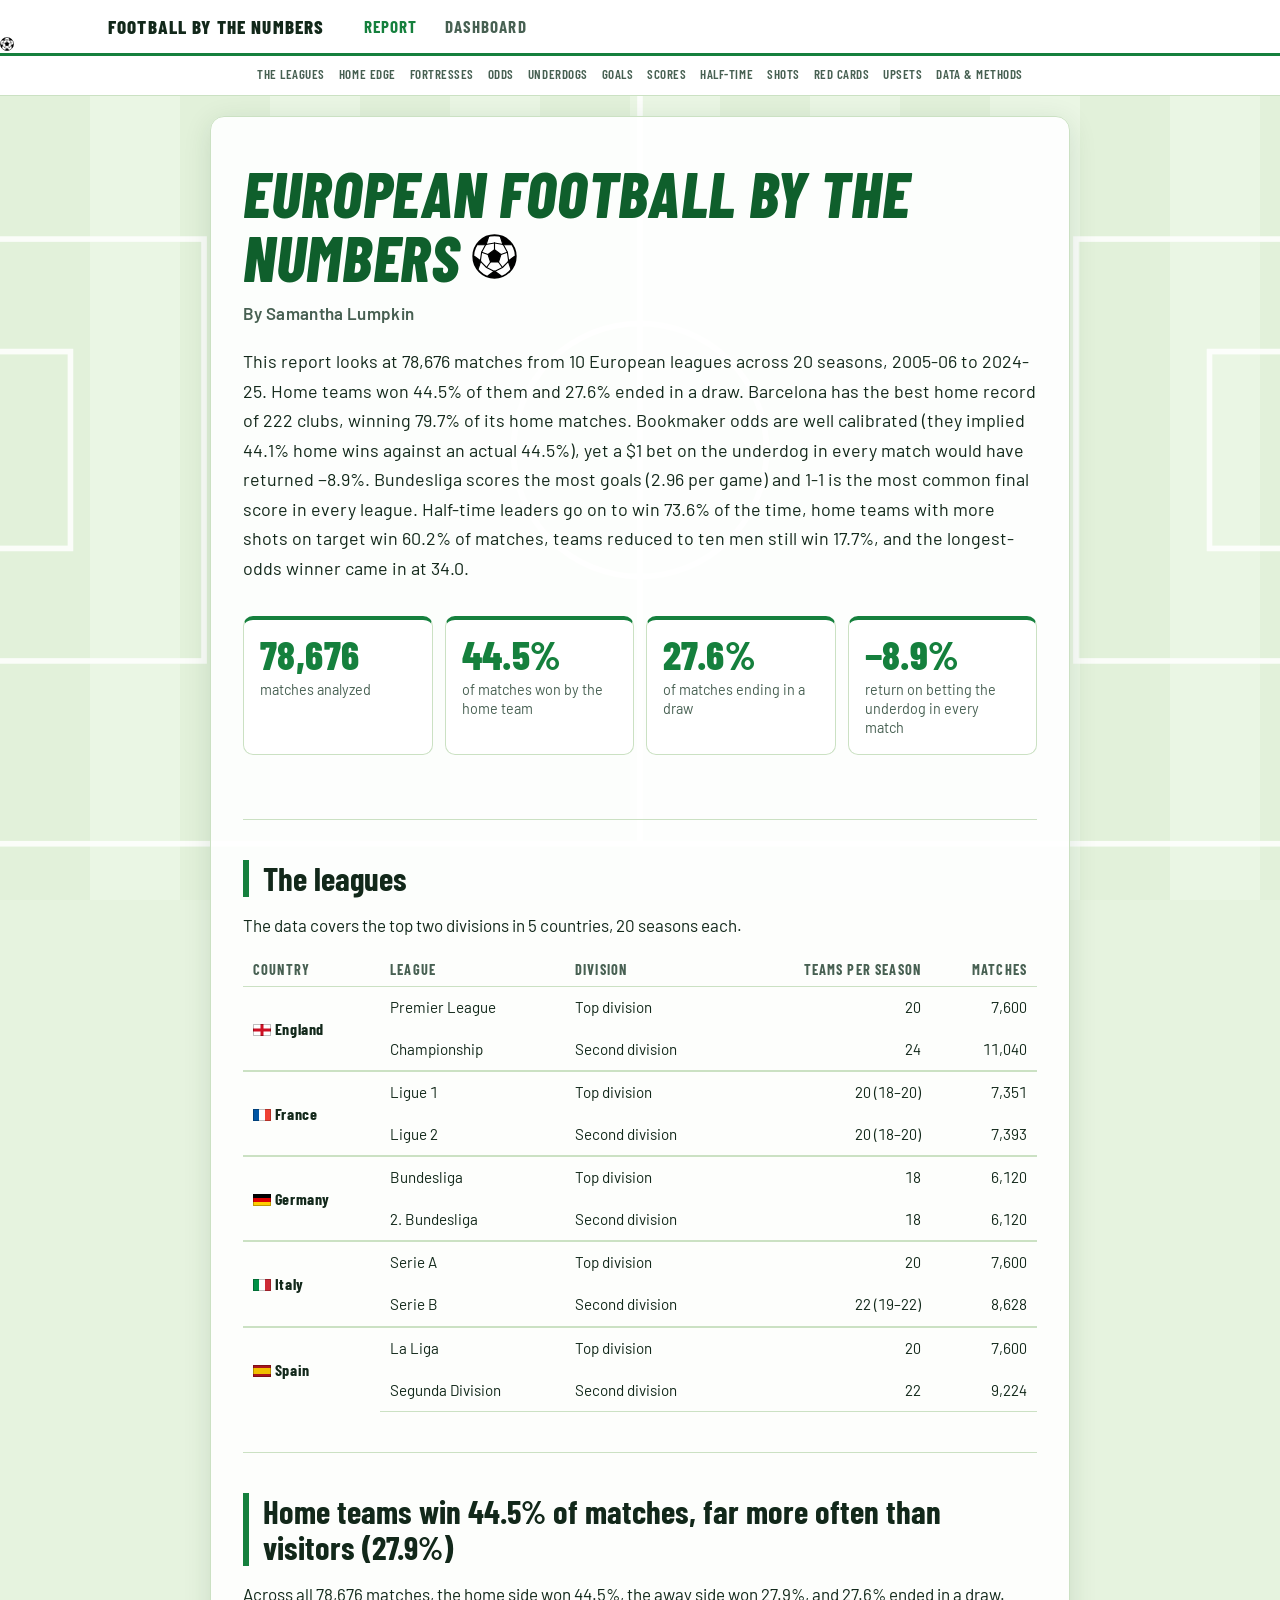
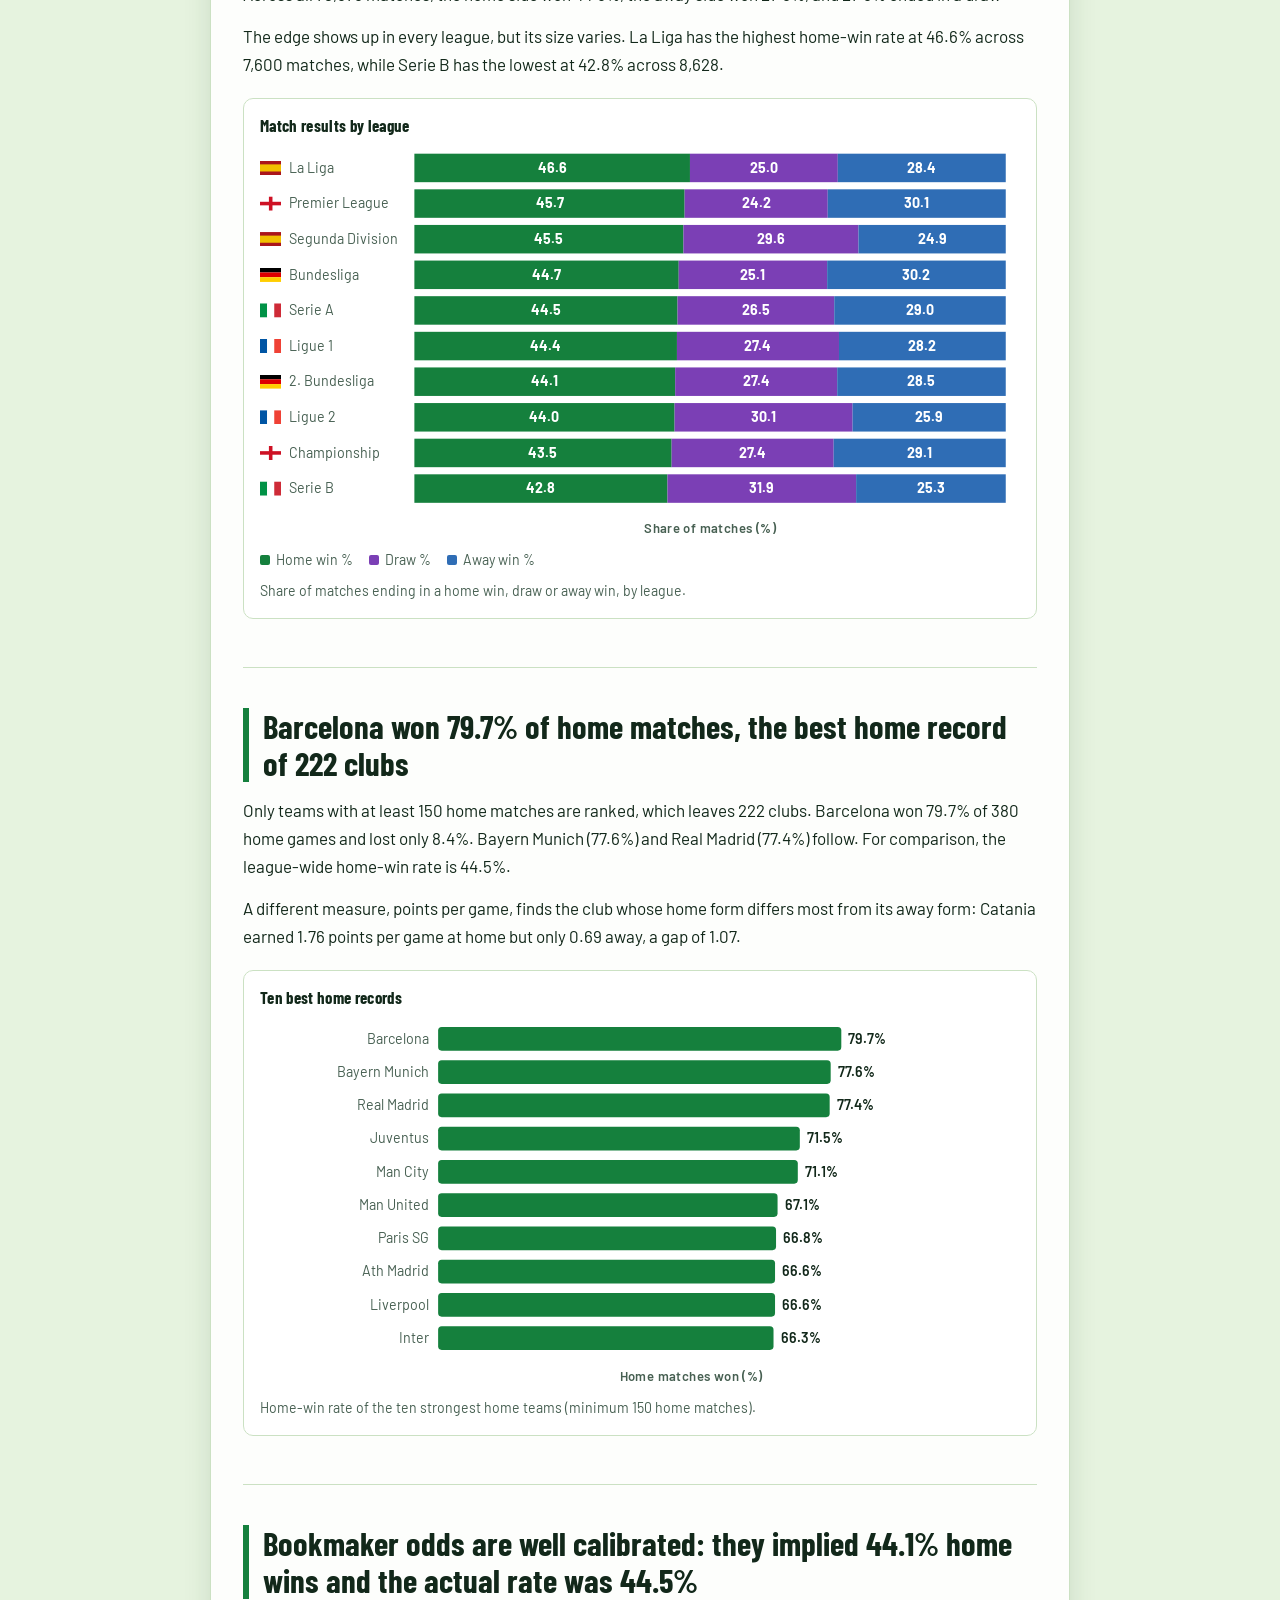
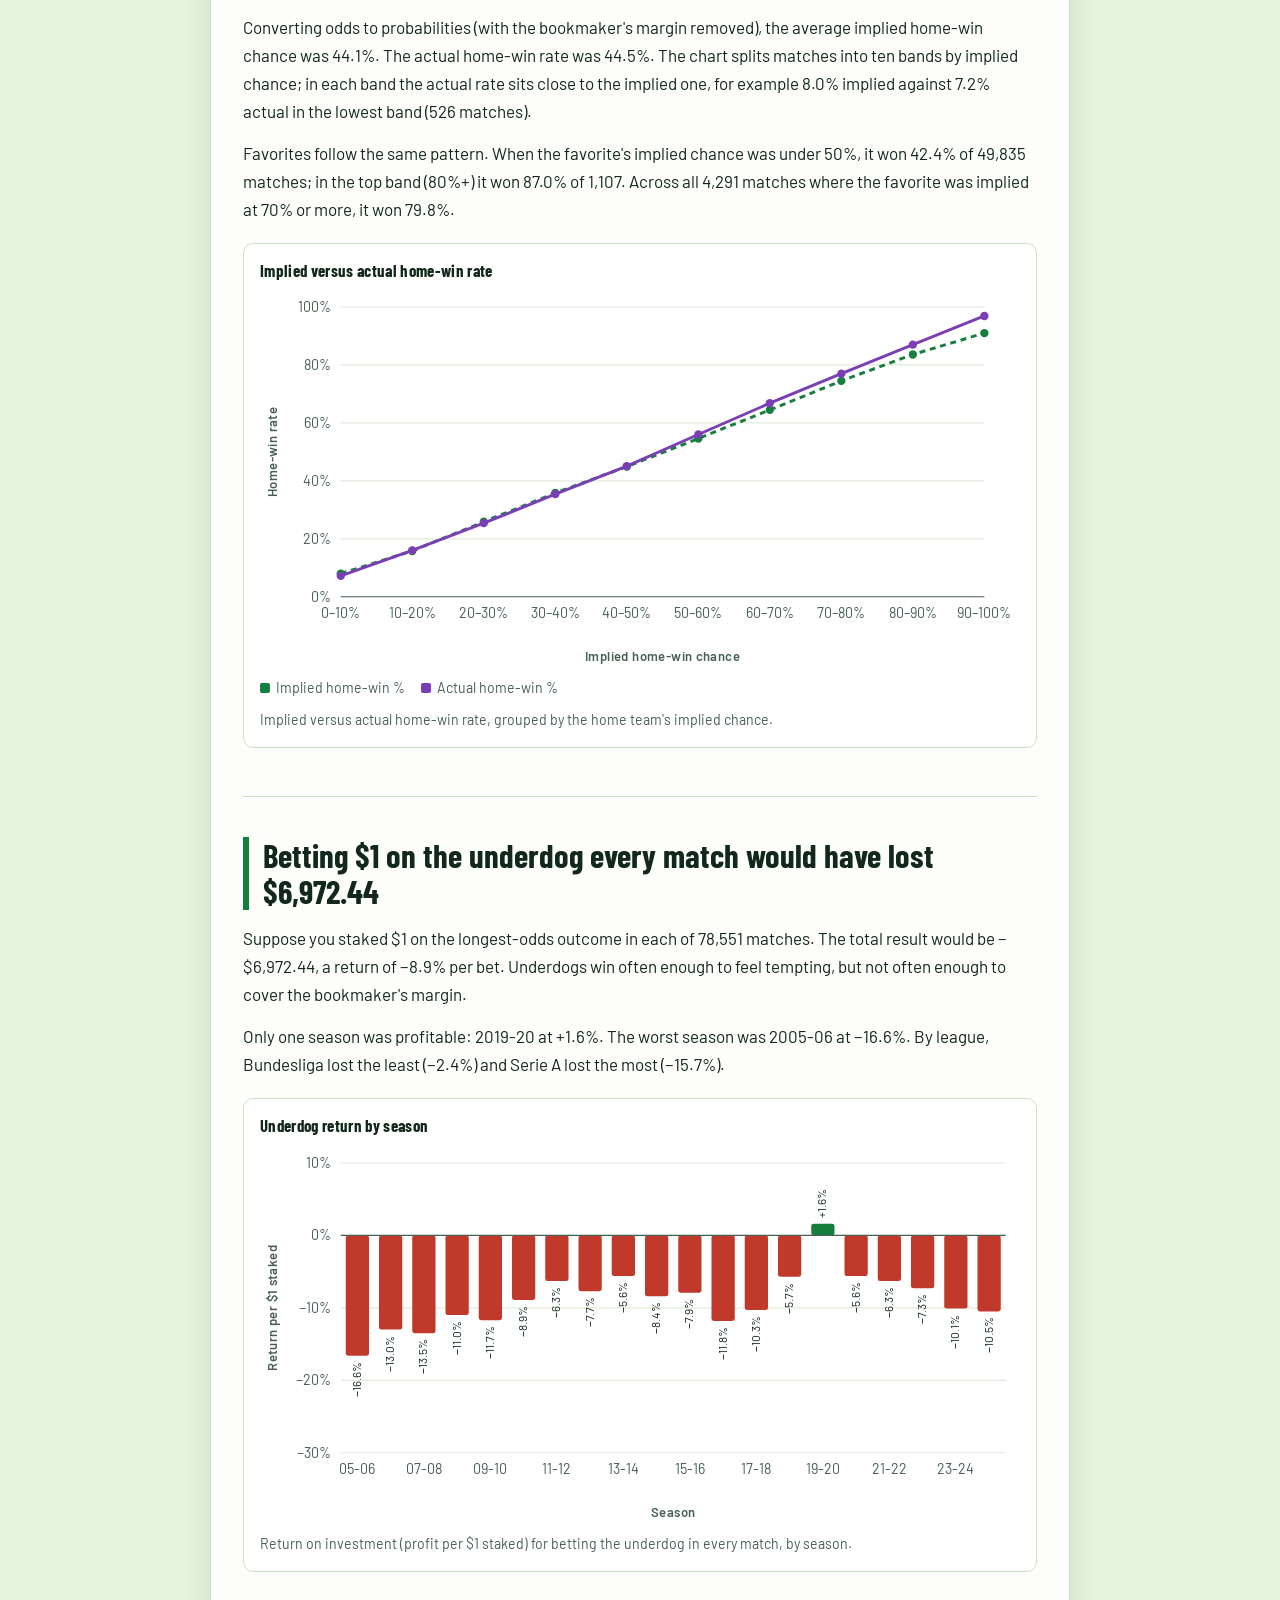
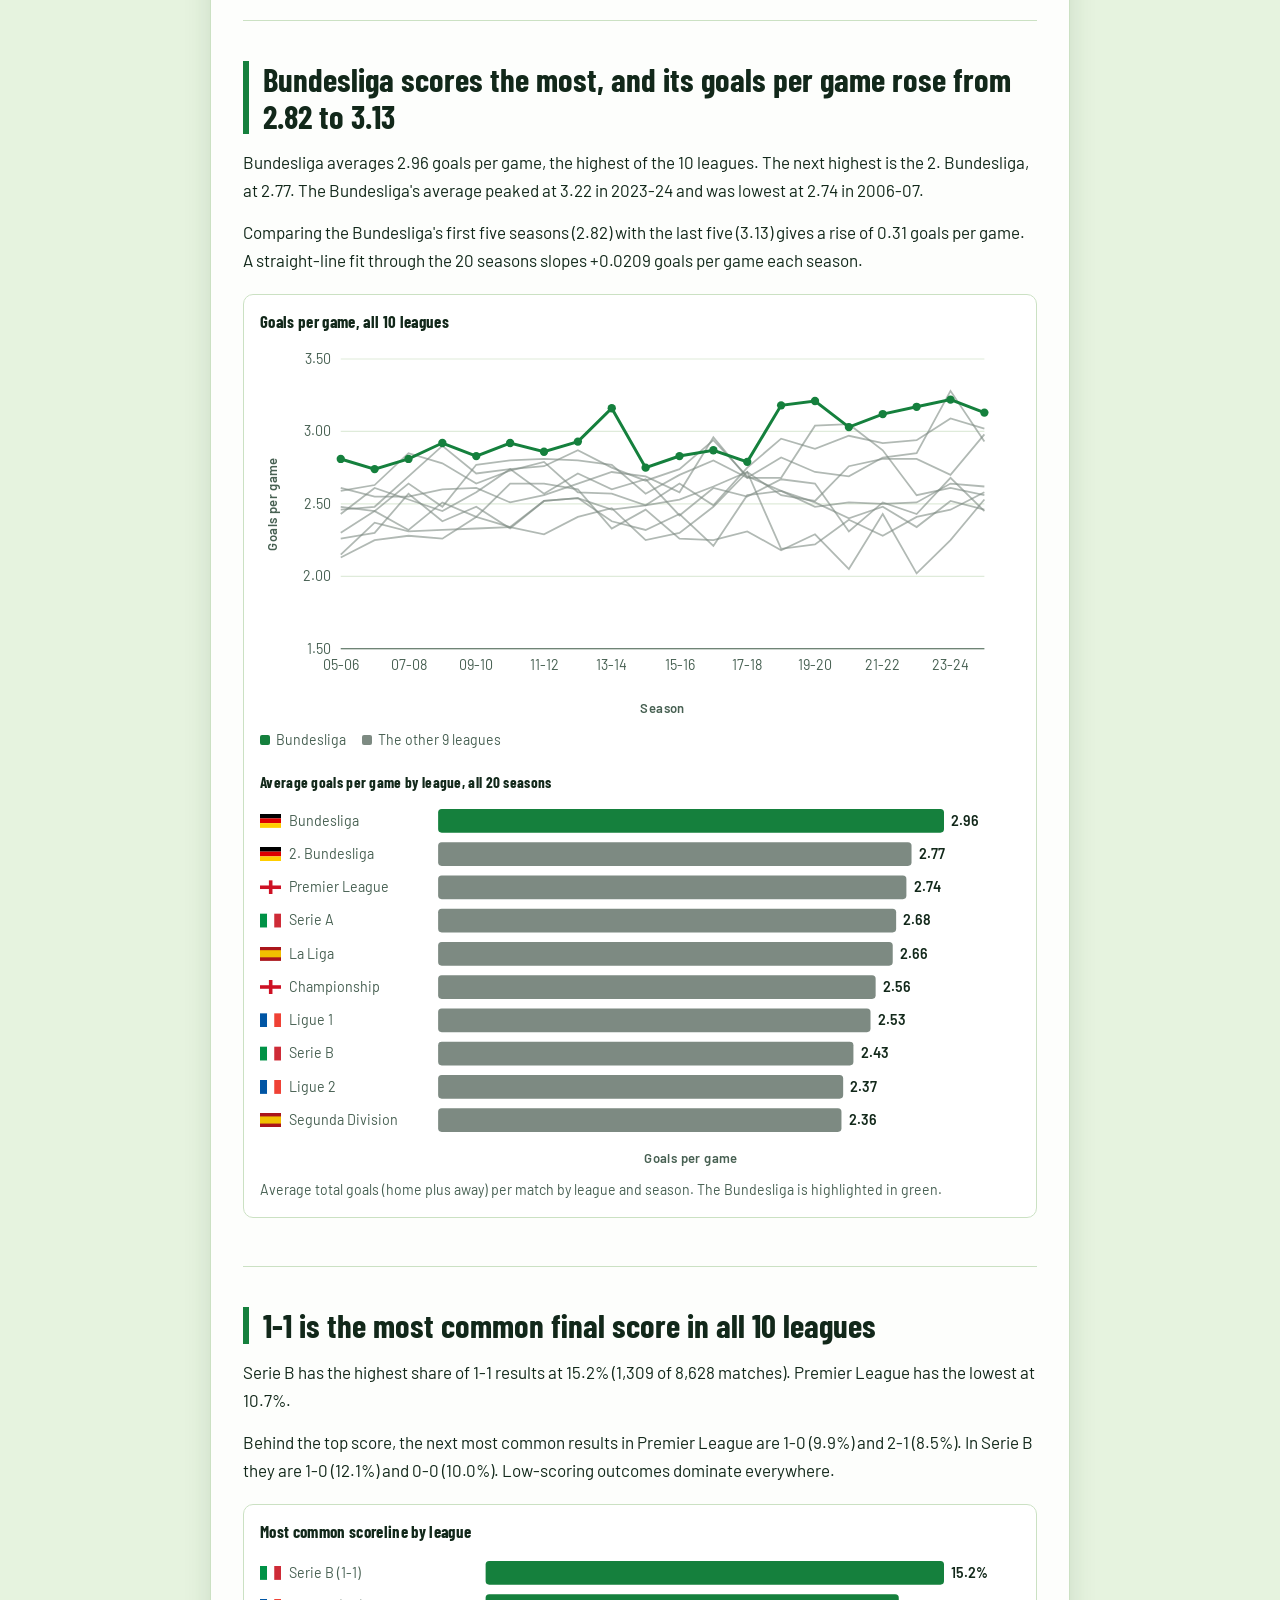
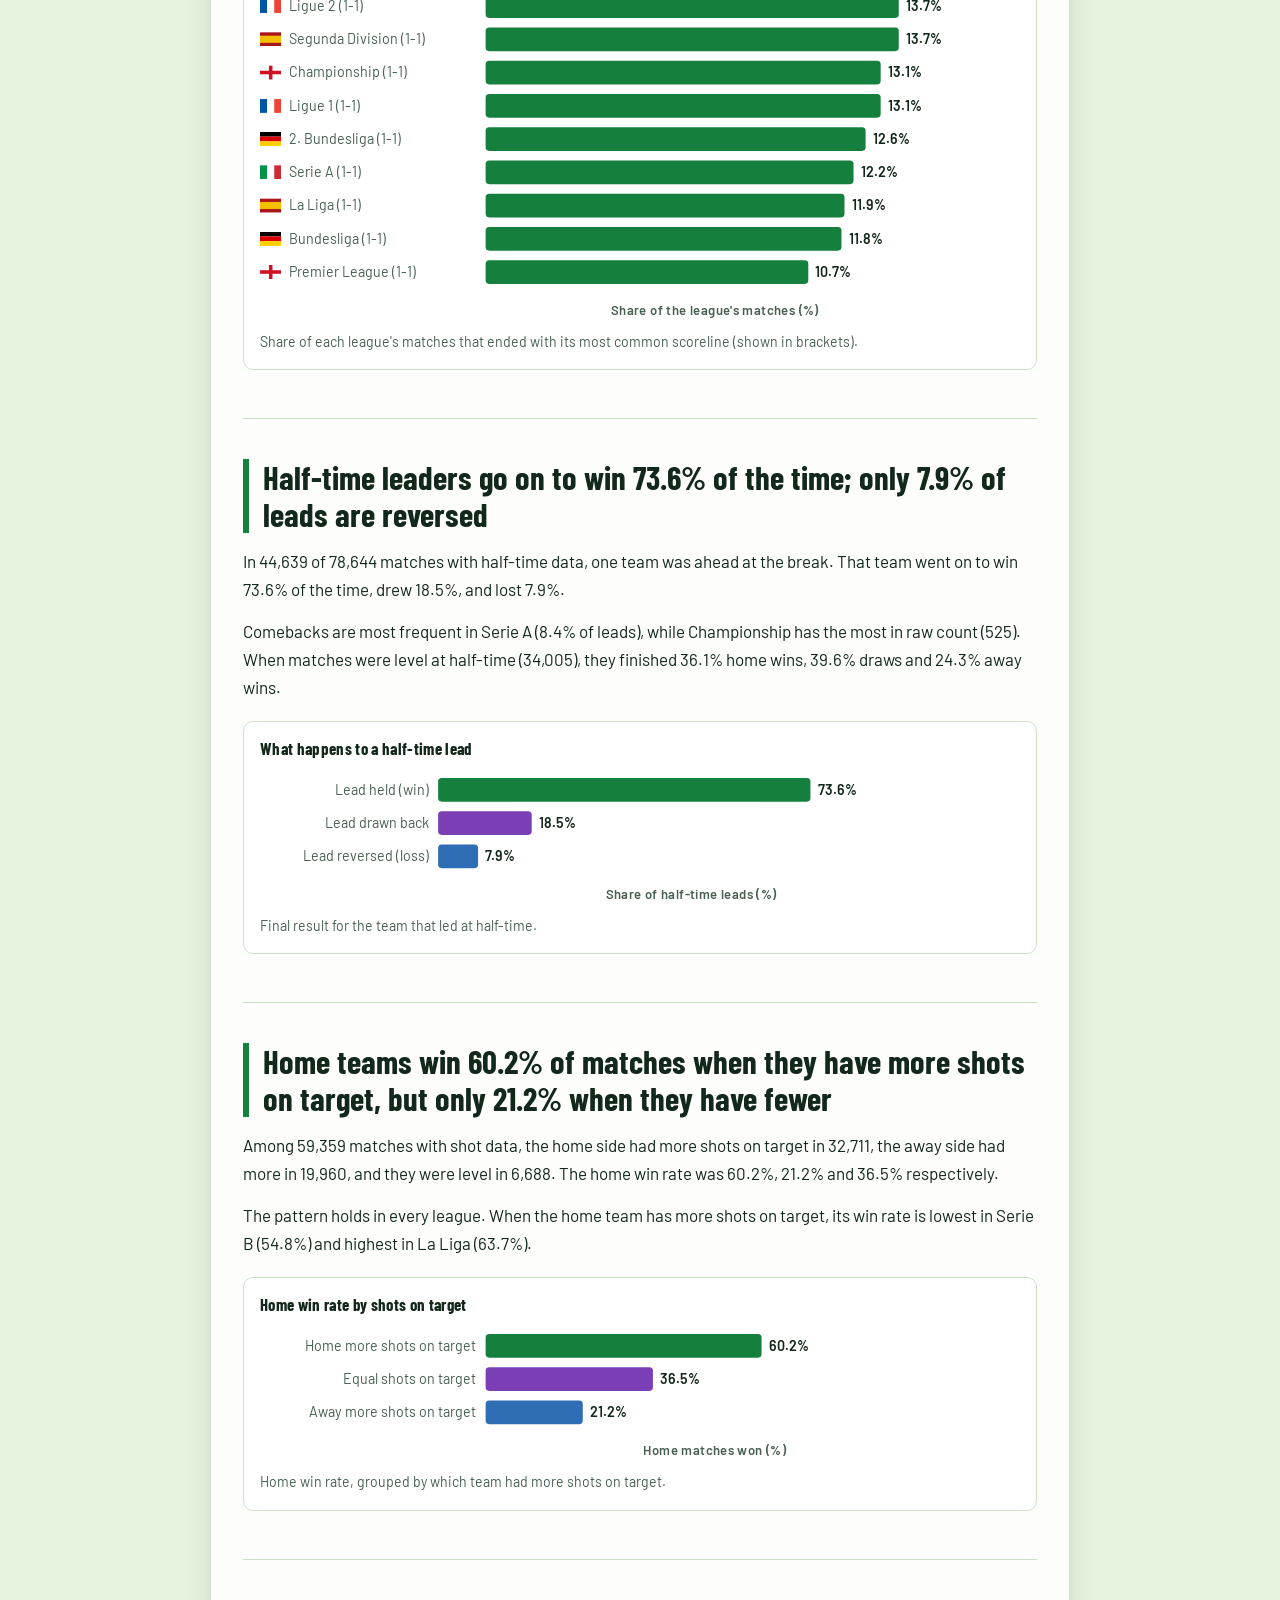
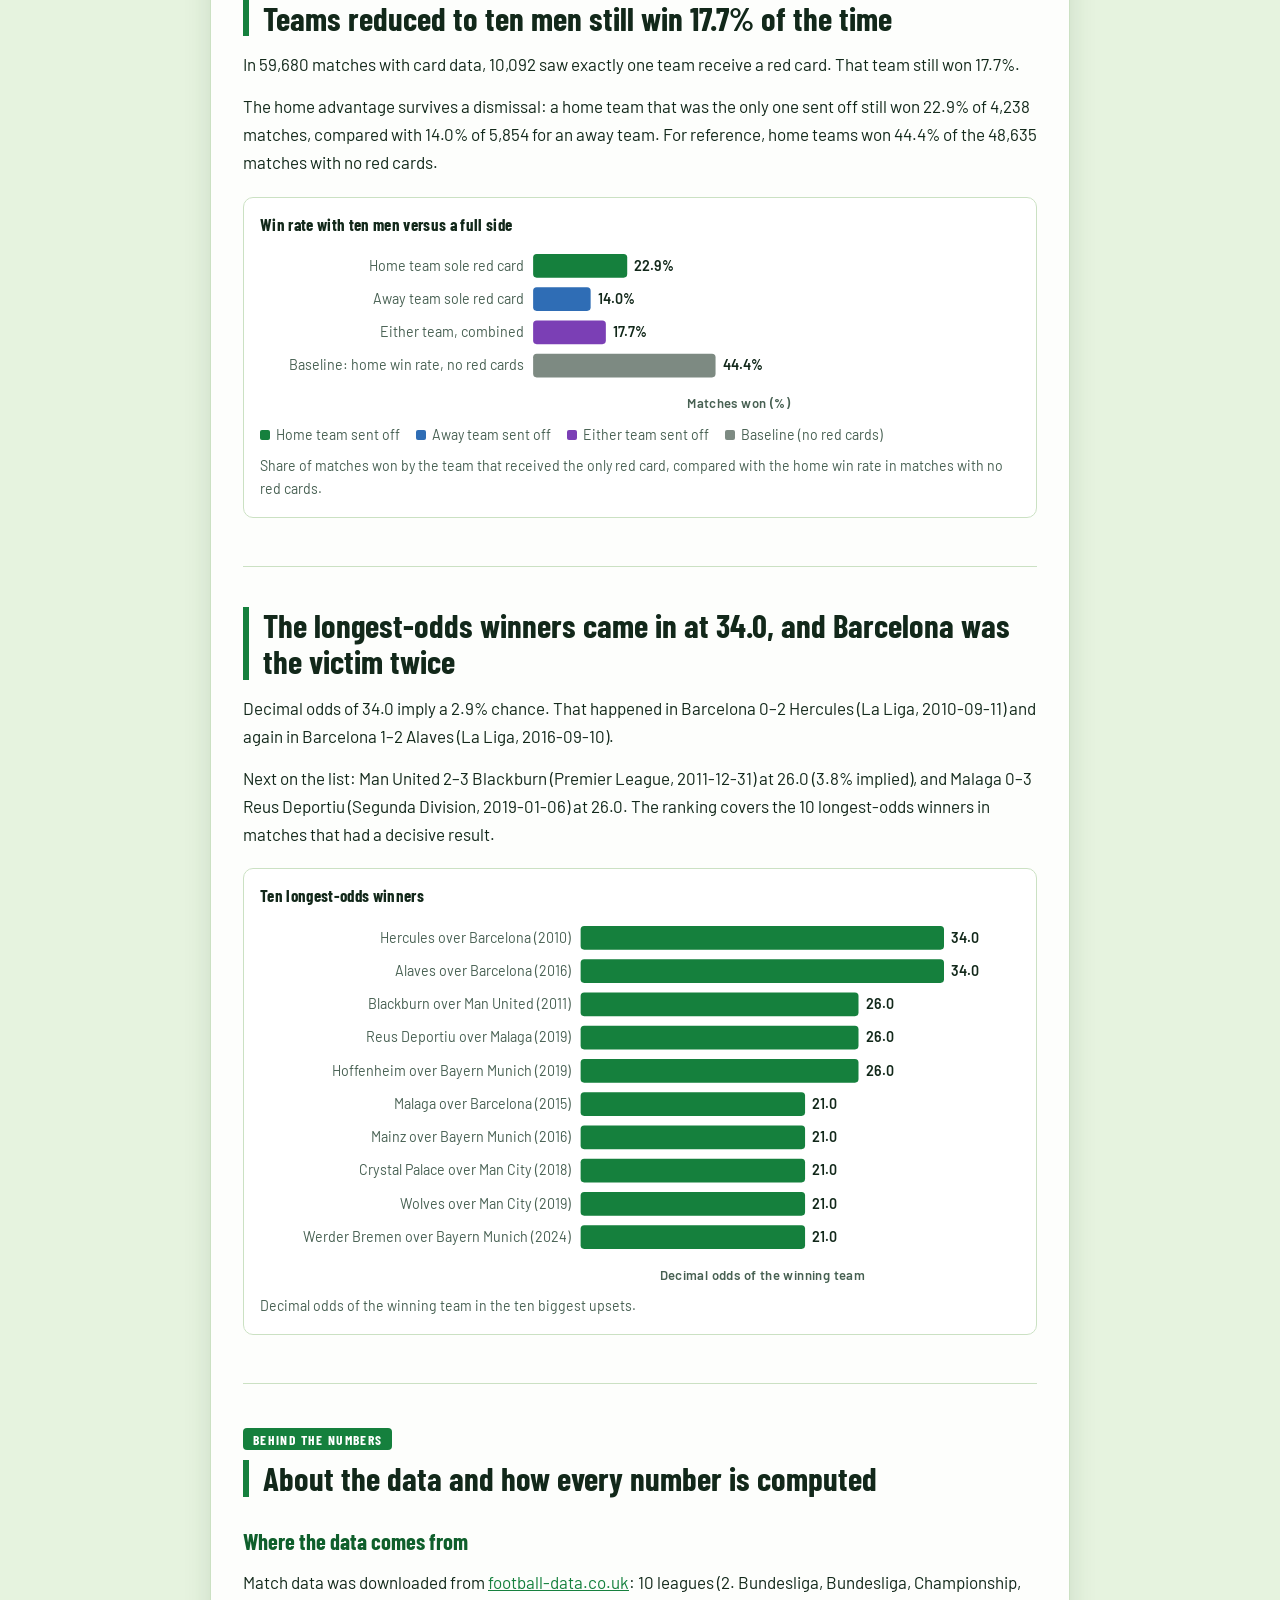
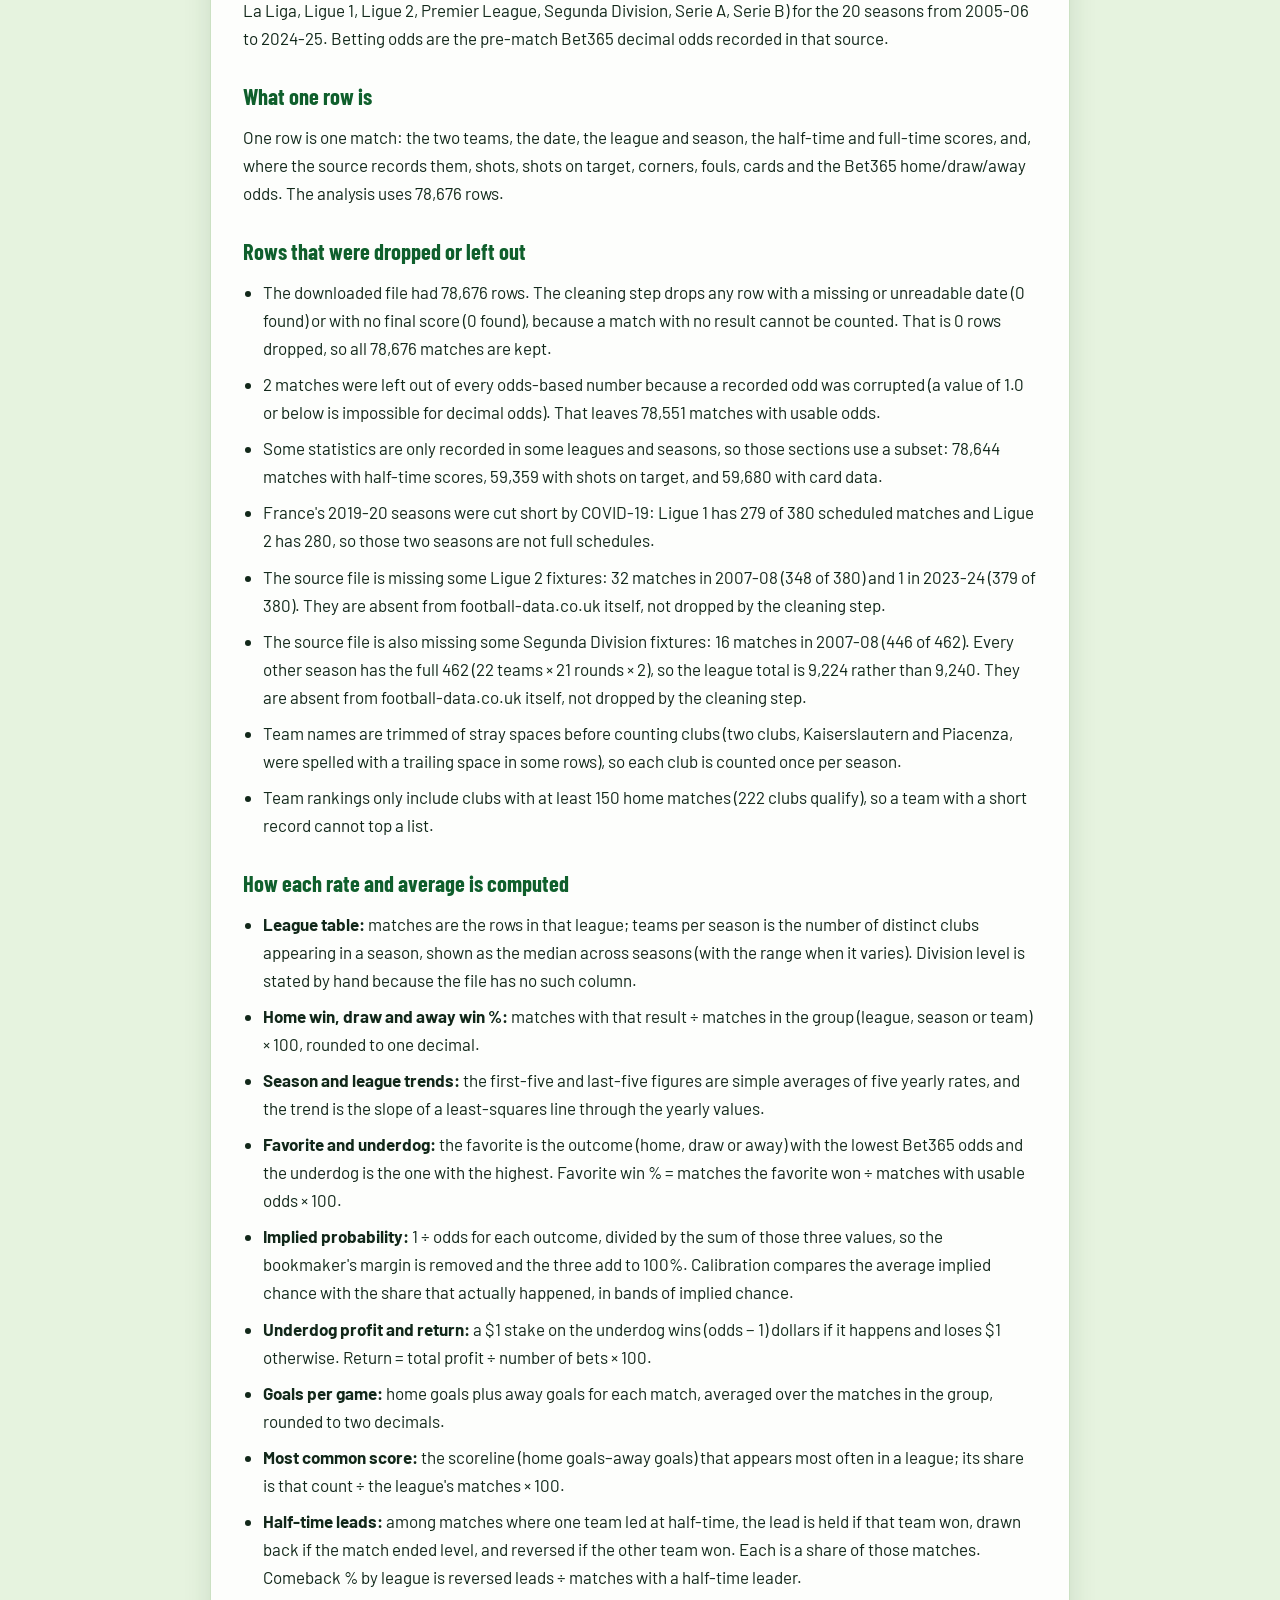
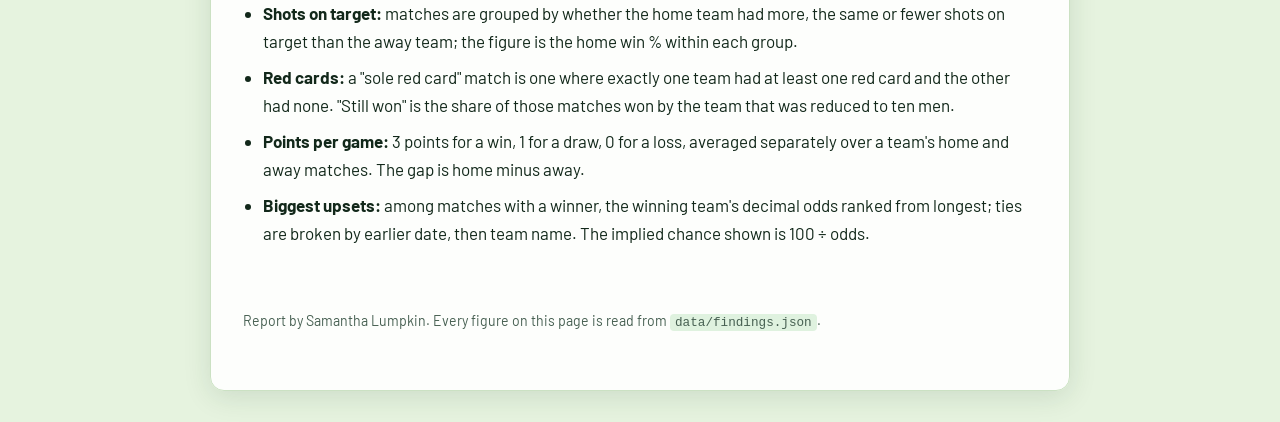
<file: index.html>
<!DOCTYPE html>
<html lang="en">
<head>
  <meta charset="utf-8">
  <meta name="viewport" content="width=device-width, initial-scale=1">
  <title>European Football by the Numbers</title>
  <meta name="description" content="Twenty seasons of results, odds, goals, half-time swings and cards from ten European football leagues.">
  <meta name="theme-color" content="#15803d">
  <link rel="preconnect" href="https://fonts.googleapis.com">
  <link rel="preconnect" href="https://fonts.gstatic.com" crossorigin>
  <link rel="stylesheet" href="https://fonts.googleapis.com/css2?family=Barlow+Condensed:ital,wght@0,600;0,700;0,800;1,800&family=Barlow:wght@400;500;600;700&display=swap">
  <link rel="stylesheet" href="style.css">
</head>
<body class="has-toc">

<nav class="nav" aria-label="Site">
  <div class="nav-inner">
    <a class="brand" href="index.html">Football by the Numbers</a>
    <a href="index.html" aria-current="page">Report</a>
    <a href="dashboard.html">Dashboard</a>
  </div>
</nav>

<nav class="toc" aria-label="Report sections">
  <div class="nav-inner">
    <a href="#leagues">The leagues</a>
    <a href="#home-advantage">Home edge</a>
    <a href="#fortresses">Fortresses</a>
    <a href="#calibration">Odds</a>
    <a href="#underdogs">Underdogs</a>
    <a href="#goals">Goals</a>
    <a href="#scores">Scores</a>
    <a href="#half-time">Half-time</a>
    <a href="#shots">Shots</a>
    <a href="#red-cards">Red cards</a>
    <a href="#upsets">Upsets</a>
    <a href="#data">Data &amp; methods</a>
  </div>
</nav>

<main class="wrap" id="top">
  <header class="hero">
    <h1>European Football by the Numbers</h1>
    <p class="byline">By Samantha Lumpkin</p>
    <p class="summary" id="summary">Loading…</p>
    <div class="stats" id="stats"></div>
  </header>

  <div id="error" class="error" hidden></div>

  <section class="method" id="leagues">
    <h2>The leagues</h2>
    <p id="leagues-intro"></p>
    <div class="table-wrap"><table class="league-table" id="league-table"></table></div>
  </section>

  <section class="finding" id="home-advantage">
    <h2></h2><div class="text"></div>
    <figure class="chart"><div class="plot"></div><figcaption></figcaption></figure>
  </section>

  <section class="finding" id="fortresses">
    <h2></h2><div class="text"></div>
    <figure class="chart"><div class="plot"></div><figcaption></figcaption></figure>
  </section>

  <section class="finding" id="calibration">
    <h2></h2><div class="text"></div>
    <figure class="chart"><div class="plot"></div><figcaption></figcaption></figure>
  </section>

  <section class="finding" id="underdogs">
    <h2></h2><div class="text"></div>
    <figure class="chart"><div class="plot"></div><figcaption></figcaption></figure>
  </section>

  <section class="finding" id="goals">
    <h2></h2><div class="text"></div>
    <figure class="chart"><div class="plot"></div><figcaption></figcaption></figure>
  </section>

  <section class="finding" id="scores">
    <h2></h2><div class="text"></div>
    <figure class="chart"><div class="plot"></div><figcaption></figcaption></figure>
  </section>

  <section class="finding" id="half-time">
    <h2></h2><div class="text"></div>
    <figure class="chart"><div class="plot"></div><figcaption></figcaption></figure>
  </section>

  <section class="finding" id="shots">
    <h2></h2><div class="text"></div>
    <figure class="chart"><div class="plot"></div><figcaption></figcaption></figure>
  </section>

  <section class="finding" id="red-cards">
    <h2></h2><div class="text"></div>
    <figure class="chart"><div class="plot"></div><figcaption></figcaption></figure>
  </section>

  <section class="finding" id="upsets">
    <h2></h2><div class="text"></div>
    <figure class="chart"><div class="plot"></div><figcaption></figcaption></figure>
  </section>

  <section class="method" id="data">
    <div class="kicker">Behind the numbers</div>
    <h2>About the data and how every number is computed</h2>
    <div class="text"></div>
  </section>

  <footer>Report by Samantha Lumpkin. Every figure on this page is read from <code>data/findings.json</code>.</footer>
</main>

<script src="charts.js"></script>
<script src="script.js"></script>
</body>
</html>
</file>
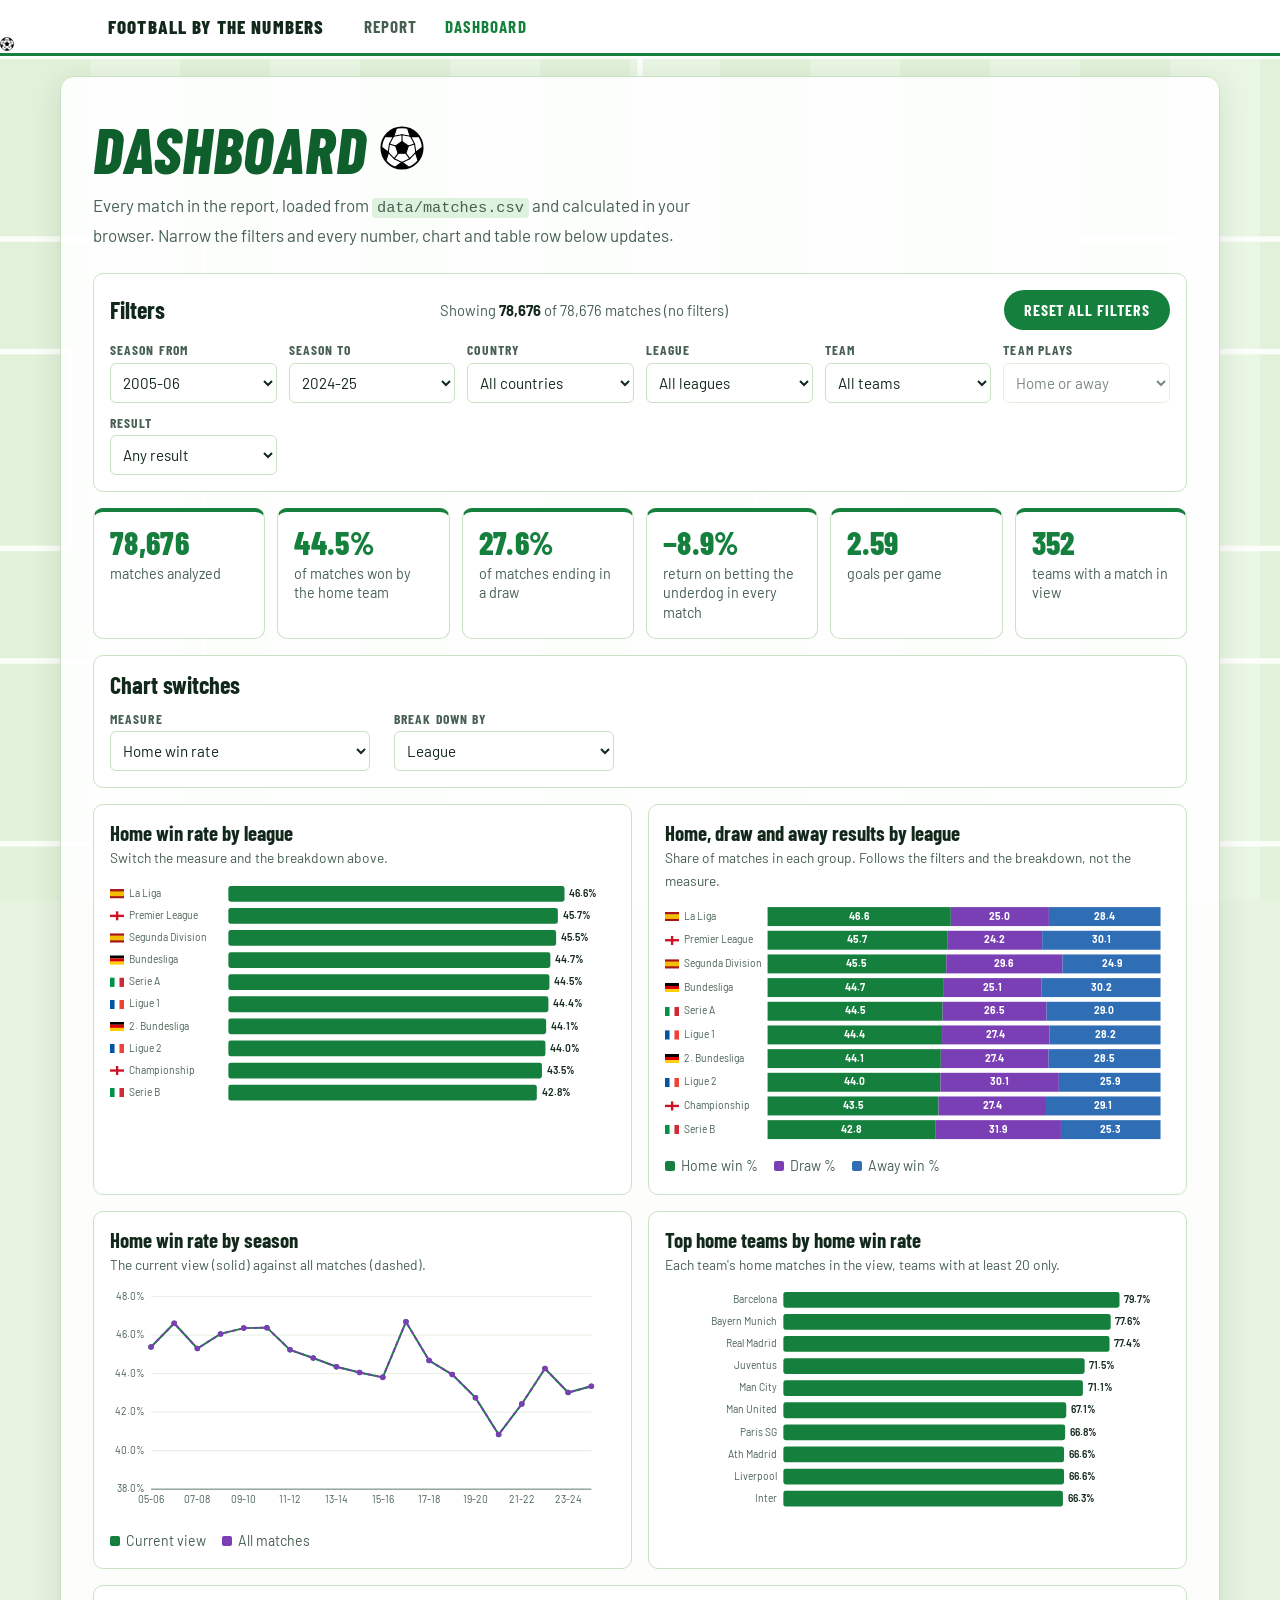
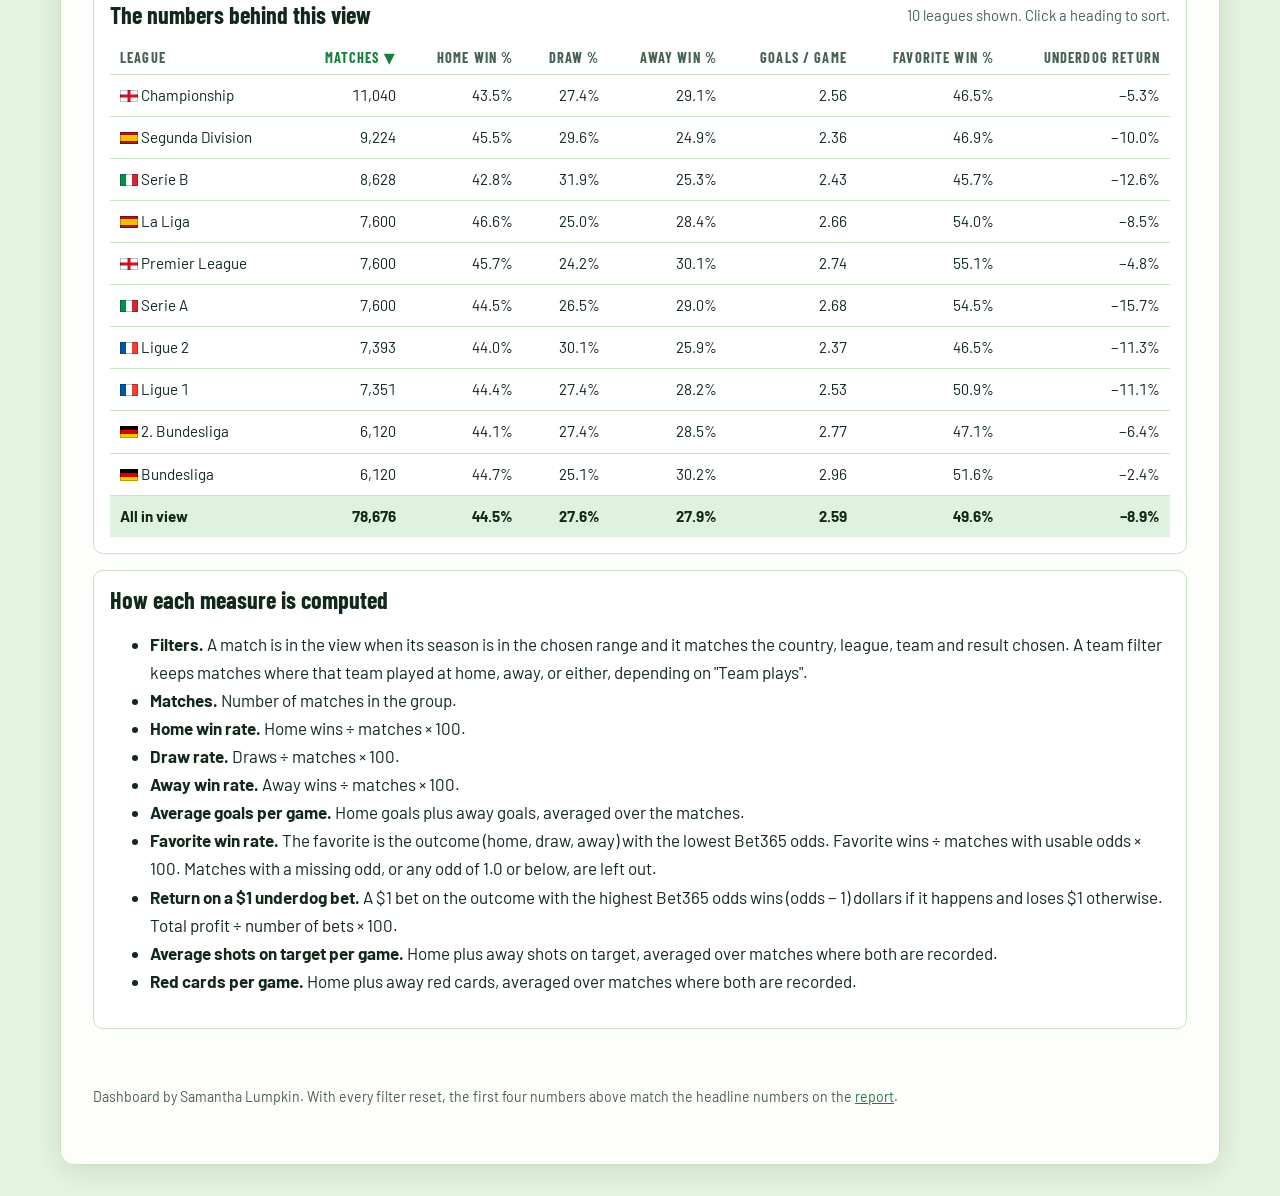
<file: dashboard.html>
<!DOCTYPE html>
<html lang="en">
<head>
  <meta charset="utf-8">
  <meta name="viewport" content="width=device-width, initial-scale=1">
  <title>Dashboard · European Football by the Numbers</title>
  <meta name="description" content="Filter 20 seasons of European football results by season, country, league, team and result, and switch the charts between measures and breakdowns.">
  <meta name="theme-color" content="#15803d">
  <link rel="preconnect" href="https://fonts.googleapis.com">
  <link rel="preconnect" href="https://fonts.gstatic.com" crossorigin>
  <link rel="stylesheet" href="https://fonts.googleapis.com/css2?family=Barlow+Condensed:ital,wght@0,600;0,700;0,800;1,800&family=Barlow:wght@400;500;600;700&display=swap">
  <link rel="stylesheet" href="style.css">
</head>
<body>

<nav class="nav" aria-label="Site">
  <div class="nav-inner">
    <a class="brand" href="index.html">Football by the Numbers</a>
    <a href="index.html">Report</a>
    <a href="dashboard.html" aria-current="page">Dashboard</a>
  </div>
</nav>

<main class="wrap wide" id="top">
  <header class="dash-head">
    <h1>Dashboard</h1>
    <p>Every match in the report, loaded from <code>data/matches.csv</code> and calculated in your browser. Narrow the filters and every number, chart and table row below updates.</p>
  </header>

  <div id="error" class="error" hidden></div>

  <section class="panel" aria-labelledby="filters-h">
    <div class="panel-head">
      <h2 id="filters-h">Filters</h2>
      <div class="status" id="status" role="status" aria-live="polite">Loading matches…</div>
      <button type="button" id="reset">Reset all filters</button>
    </div>
    <div class="filters">
      <div class="field"><label for="f-from">Season from</label><select id="f-from"></select></div>
      <div class="field"><label for="f-to">Season to</label><select id="f-to"></select></div>
      <div class="field"><label for="f-country">Country</label><select id="f-country"></select></div>
      <div class="field"><label for="f-league">League</label><select id="f-league"></select></div>
      <div class="field"><label for="f-team">Team</label><select id="f-team"></select></div>
      <div class="field"><label for="f-role">Team plays</label><select id="f-role"></select></div>
      <div class="field"><label for="f-result">Result</label><select id="f-result"></select></div>
    </div>
  </section>

  <section aria-label="Summary numbers">
    <div class="tiles stats" id="tiles"></div>
  </section>

  <section class="panel" aria-labelledby="switch-h">
    <div class="panel-head"><h2 id="switch-h">Chart switches</h2></div>
    <div class="switches">
      <div class="field"><label for="measure">Measure</label><select id="measure"></select></div>
      <div class="field"><label for="by">Break down by</label><select id="by"></select></div>
    </div>
  </section>

  <section class="charts" aria-label="Charts">
    <article class="card"><h3 id="t-main"></h3><p class="sub" id="s-main"></p><div id="c-main"></div></article>
    <article class="card"><h3 id="t-mix"></h3><p class="sub" id="s-mix"></p><div id="c-mix"></div></article>
    <article class="card"><h3 id="t-trend"></h3><p class="sub" id="s-trend"></p><div id="c-trend"></div></article>
    <article class="card"><h3 id="t-teams"></h3><p class="sub" id="s-teams"></p><div id="c-teams"></div></article>
  </section>

  <section class="panel" aria-labelledby="table-h">
    <div class="panel-head">
      <h2 id="table-h">The numbers behind this view</h2>
      <div class="status" id="table-note"></div>
    </div>
    <div class="table-wrap"><table id="table"></table></div>
  </section>

  <section class="panel" aria-labelledby="defs-h">
    <div class="panel-head"><h2 id="defs-h">How each measure is computed</h2></div>
    <ul id="defs"></ul>
  </section>

  <footer>Dashboard by Samantha Lumpkin. With every filter reset, the first four numbers above match the headline numbers on the <a href="index.html">report</a>.</footer>
</main>

<script src="charts.js"></script>
<script src="dashboard.js"></script>
</body>
</html>
</file>
<file: style.css>
/* Shared by index.html and dashboard.html.
   Theme: a pale-green pitch with white markings behind white content panels,
   bold condensed headings, and a little ball animation. */

:root {
  --bg: #e6f3df;
  --surface: #ffffff;
  --wrap-bg: rgba(255, 255, 255, 0.9);
  --text: #12281a;
  --muted: #476052;
  --border: #cbe1c3;
  --accent: #15803d;
  --accent-dark: #0f5f2c;
  --accent-soft: #dff2df;
  --c1: #15803d;
  --c2: #7b3fb5;
  --c3: #2f6db5;
  --c4: #7d8a82;
  --neg: #c0392b;
  --grid: #dfebda;
  --inbar: #ffffff;
  --stripe-a: #e2f1da;
  --stripe-b: #eaf6e4;
  --nav-h: 56px;
  --font-body: "Barlow", system-ui, -apple-system, "Segoe UI", Roboto, sans-serif;
  --font-head: "Barlow Condensed", "Arial Narrow", "Segoe UI", system-ui, sans-serif;
}

@media (prefers-color-scheme: dark) {
  :root {
    --bg: #0f1c14;
    --surface: #17261d;
    --wrap-bg: rgba(15, 28, 20, 0.92);
    --text: #e8f1ea;
    --muted: #9db3a4;
    --border: #2a3f31;
    --accent: #5cc48b;
    --accent-dark: #86d9ab;
    --accent-soft: #1f3a2a;
    --c1: #4fb37d;
    --c2: #b48be0;
    --c3: #6c9fd8;
    --c4: #9aa8a0;
    --neg: #e0776d;
    --grid: #25382c;
    --inbar: #0b1510;
  }
}

* { box-sizing: border-box; }
html {
  scroll-behavior: smooth;
  scroll-padding-top: 100px;
  background: var(--bg);
}

body {
  margin: 0;
  color: var(--text);
  font: 17px/1.65 var(--font-body);
}

/* ---------- the pitch behind everything ---------- */
body::before {
  content: "";
  position: fixed;
  inset: 0;
  z-index: -1;
  pointer-events: none;
  background:
    url("data:image/svg+xml,%3Csvg xmlns='http://www.w3.org/2000/svg' viewBox='0 0 1000 640' preserveAspectRatio='xMidYMid slice'%3E%3Cg fill='none' stroke='white' stroke-width='4' stroke-opacity='0.85'%3E%3Crect x='40' y='40' width='920' height='560'/%3E%3Cline x1='500' y1='40' x2='500' y2='600'/%3E%3Ccircle cx='500' cy='320' r='90'/%3E%3Crect x='40' y='170' width='150' height='300'/%3E%3Crect x='810' y='170' width='150' height='300'/%3E%3Crect x='40' y='250' width='55' height='140'/%3E%3Crect x='905' y='250' width='55' height='140'/%3E%3C/g%3E%3Ccircle cx='500' cy='320' r='7' fill='white' fill-opacity='0.85'/%3E%3C/svg%3E")
      center / cover no-repeat,
    repeating-linear-gradient(90deg, var(--stripe-a) 0 90px, var(--stripe-b) 90px 180px);
}
@media (prefers-color-scheme: dark) {
  body::before { filter: brightness(0.3) saturate(0.9); }
}

/* ---------- nav ---------- */
.nav {
  position: sticky;
  top: 0;
  z-index: 10;
  height: var(--nav-h);
  background: var(--surface);
  border-bottom: 3px solid var(--accent);
  overflow: hidden;
}
.nav-inner {
  max-width: 1120px;
  height: 100%;
  margin: 0 auto;
  padding: 0 16px;
  display: flex;
  gap: 4px;
  align-items: stretch;
  overflow: auto hidden;
  scrollbar-width: none;
  white-space: nowrap;
}
.nav-inner::-webkit-scrollbar { display: none; }
.nav a {
  display: flex;
  align-items: center;
  color: var(--muted);
  text-decoration: none;
  font: 700 17px/1 var(--font-head);
  letter-spacing: 0.06em;
  text-transform: uppercase;
  padding: 0 12px;
  border-bottom: 3px solid transparent;
  margin-bottom: -3px;
}
.nav a:hover, .nav a[aria-current="page"] { color: var(--accent); border-bottom-color: var(--accent); }
.nav .brand {
  color: var(--text);
  font-weight: 800;
  font-size: 19px;
  margin-right: 12px;
  border-bottom-color: transparent;
}
.nav a:focus-visible, .toc a:focus-visible { outline: 2px solid var(--accent); outline-offset: -3px; }

/* A ball rolls along the touchline of the nav bar */
.nav::after {
  content: "";
  position: absolute;
  left: 0;
  bottom: 2px;
  width: 14px;
  height: 14px;
  background: url("img/ball.svg") center / contain no-repeat;
  pointer-events: none;
  animation: roll 18s linear 1s infinite;
}
@keyframes roll {
  from { transform: translateX(-30px) rotate(0deg); }
  to { transform: translateX(100vw) rotate(1440deg); }
}

/* Section strip under the nav bar, report page only */
.toc {
  position: sticky;
  top: var(--nav-h);
  z-index: 9;
  background: var(--surface);
  border-bottom: 1px solid var(--border);
}
.toc .nav-inner { max-width: 900px; gap: 0; justify-content: center; }
.toc a {
  color: var(--muted);
  text-decoration: none;
  font: 600 13px/1 var(--font-head);
  letter-spacing: 0.04em;
  text-transform: uppercase;
  padding: 12px 7px;
  border-bottom: 2px solid transparent;
}
.toc a:hover { color: var(--accent); border-bottom-color: var(--accent); }

/* ---------- layout: white panel on the pitch ---------- */
.wrap {
  max-width: 860px;
  margin: 20px auto 32px;
  padding: 0 32px 8px;
  background: var(--wrap-bg);
  border: 1px solid var(--border);
  border-radius: 14px;
  box-shadow: 0 6px 28px rgba(15, 60, 30, 0.12);
}
.wrap.wide { max-width: 1160px; }

h1, h2, h3 { font-family: var(--font-head); }

header.hero { padding-block: 44px 24px; }
header.hero h1, .dash-head h1 {
  font-size: clamp(2.5rem, 7vw, 4rem);
  font-weight: 800;
  font-style: italic;
  text-transform: uppercase;
  letter-spacing: 0.01em;
  line-height: 1;
  margin: 0 0 10px;
  color: var(--accent-dark);
}
/* the ball bouncing next to each page title */
header.hero h1::after, .dash-head h1::after {
  content: "";
  display: inline-block;
  width: 0.7em;
  height: 0.7em;
  margin-left: 0.2em;
  background: url("img/ball.svg") center / contain no-repeat;
  vertical-align: 0.05em;
  animation: bounce 1.3s cubic-bezier(0.28, 0.84, 0.42, 1) infinite;
}
@keyframes bounce {
  0%, 100% { transform: translateY(0); }
  50% { transform: translateY(-0.35em); }
}
.byline { color: var(--muted); margin: 0 0 20px; font-weight: 600; letter-spacing: 0.02em; }
.summary { font-size: 1.12rem; margin: 0; }

.stats {
  display: grid;
  grid-template-columns: repeat(4, 1fr);
  gap: 12px;
  margin-block: 32px 8px;
}
.stat {
  background: var(--surface);
  border: 1px solid var(--border);
  border-top: 4px solid var(--accent);
  border-radius: 10px;
  padding: 14px 16px 16px;
  transition: transform 0.15s ease, box-shadow 0.15s ease;
}
.stat:hover { transform: translateY(-3px); box-shadow: 0 8px 18px rgba(15, 60, 30, 0.14); }
.stat .num { font: 800 2.5rem/1 var(--font-head); color: var(--accent); letter-spacing: 0.01em; }
.stat .label { color: var(--muted); font-size: 0.9rem; margin-top: 6px; line-height: 1.35; }
.hero .stat { animation: rise 0.55s ease-out both; }
.hero .stat:nth-child(2) { animation-delay: 0.08s; }
.hero .stat:nth-child(3) { animation-delay: 0.16s; }
.hero .stat:nth-child(4) { animation-delay: 0.24s; }
@keyframes rise {
  from { opacity: 0; transform: translateY(14px); }
  to { opacity: 1; transform: none; }
}

section.finding, section.method { padding-block: 40px 8px; border-top: 1px solid var(--border); margin-top: 32px; }
section h2 {
  font-size: clamp(1.6rem, 3.6vw, 2.05rem);
  font-weight: 700;
  line-height: 1.12;
  margin: 0 0 14px;
  padding-left: 14px;
  border-left: 6px solid var(--accent);
}
section p { margin: 0 0 14px; }
.kicker {
  display: inline-block;
  color: #fff;
  background: var(--accent);
  font: 700 0.85rem/1 var(--font-head);
  letter-spacing: 0.1em;
  text-transform: uppercase;
  padding: 5px 10px 4px;
  border-radius: 4px;
  margin-bottom: 10px;
}
@media (prefers-color-scheme: dark) {
  .kicker { color: #0b1510; }
}
a { color: var(--accent); }

figure.chart {
  margin: 20px 0 8px;
  padding: 16px;
  background: var(--surface);
  border: 1px solid var(--border);
  border-radius: 10px;
}
figure.chart svg { display: block; width: 100%; height: auto; }
figure.chart .chart-title { font: 700 1.05rem/1.2 var(--font-head); letter-spacing: 0.02em; color: var(--text); margin: 0 0 8px; }
figure.chart .chart-subtitle { font: 700 0.95rem/1.2 var(--font-head); letter-spacing: 0.02em; color: var(--text); margin: 22px 0 6px; }
figure.chart figcaption { color: var(--muted); font-size: 0.88rem; margin-top: 8px; }

.legend { display: flex; flex-wrap: wrap; gap: 6px 16px; margin-top: 8px; font-size: 0.88rem; color: var(--muted); }
.legend span::before {
  content: ""; display: inline-block; width: 10px; height: 10px; border-radius: 2px;
  margin-right: 6px; background: currentColor; vertical-align: baseline;
}
.legend .l1::before { background: var(--c1); }
.legend .l2::before { background: var(--c2); }
.legend .l3::before { background: var(--c3); }
.legend .lg::before { background: var(--c4); }

/* ---------- svg chart parts ---------- */
svg text { fill: var(--muted); font-size: 12px; font-family: inherit; }
svg .val { fill: var(--text); font-weight: 600; }
svg .inbar { fill: var(--inbar); font-weight: 700; }
svg .grid { stroke: var(--grid); stroke-width: 1; }
svg .axis { stroke: var(--muted); stroke-width: 1; }
svg .c1 { fill: var(--c1); } svg .c2 { fill: var(--c2); } svg .c3 { fill: var(--c3); } svg .c4 { fill: var(--c4); } svg .neg { fill: var(--neg); }
svg .s1 { stroke: var(--c1); fill: none; stroke-width: 2.5; }
svg .s2 { stroke: var(--c2); fill: none; stroke-width: 2.5; }
svg .s3 { stroke: var(--c3); fill: none; stroke-width: 2.5; }
svg .p1 { fill: var(--c1); } svg .p2 { fill: var(--c2); } svg .p3 { fill: var(--c3); }
svg .dash { stroke-dasharray: 5 4; }
svg .sm { stroke: var(--c4); fill: none; stroke-width: 1.5; opacity: 0.6; }
svg .hit { stroke: transparent; fill: none; stroke-width: 10; pointer-events: stroke; }
svg .axt { font-size: 11px; font-weight: 600; letter-spacing: 0.03em; }
svg .vlab { font-size: 10px; fill: var(--text); }

/* ---------- closing section ---------- */
section.method h3 { font-size: 1.4rem; font-weight: 700; margin: 26px 0 8px; color: var(--accent-dark); }
section.method ul { padding-left: 20px; margin: 0 0 14px; }
section.method li { margin-bottom: 8px; }
code { background: var(--accent-soft); padding: 1px 5px; border-radius: 4px; font-size: 0.9em; }

.error {
  background: #fdeceb; color: #7a2019; border: 1px solid #f0b9b4;
  border-radius: 10px; padding: 16px; margin-block: 24px;
}

footer { padding-block: 40px 48px; color: var(--muted); font-size: 0.88rem; }

/* ---------- dashboard ---------- */
.dash-head { padding-block: 40px 8px; }
.dash-head p { color: var(--muted); margin: 0; max-width: 62ch; }

.panel {
  background: var(--surface);
  border: 1px solid var(--border);
  border-radius: 10px;
  padding: 16px;
  margin-block: 16px;
}
.panel-head { display: flex; flex-wrap: wrap; align-items: center; justify-content: space-between; gap: 8px 16px; margin-bottom: 12px; }
.panel-head h2 { font-size: 1.5rem; font-weight: 700; line-height: 1.1; margin: 0; padding: 0; border: 0; }
.status { color: var(--muted); font-size: 0.92rem; }
.status strong { color: var(--text); }

.filters { display: grid; grid-template-columns: repeat(auto-fit, minmax(150px, 1fr)); gap: 12px; }
.field { display: flex; flex-direction: column; gap: 4px; min-width: 0; }
.field label { font: 700 0.85rem/1.2 var(--font-head); color: var(--muted); text-transform: uppercase; letter-spacing: 0.08em; }
select {
  width: 100%;
  font: inherit;
  font-size: 0.95rem;
  color: var(--text);
  background: var(--surface);
  border: 1px solid var(--border);
  border-radius: 6px;
  padding: 7px 8px;
  min-height: 40px;
}
select:disabled { opacity: 0.55; }
select:focus-visible, button:focus-visible { outline: 2px solid var(--accent); outline-offset: 1px; }
button {
  font: 700 1rem/1 var(--font-head);
  letter-spacing: 0.06em;
  text-transform: uppercase;
  color: #fff;
  background: var(--accent);
  border: 0;
  border-radius: 999px;
  padding: 10px 20px;
  min-height: 40px;
  cursor: pointer;
  transition: background 0.15s ease, transform 0.15s ease;
}
button:hover { background: var(--accent-dark); transform: translateY(-1px); }
@media (prefers-color-scheme: dark) {
  button { color: #0b1510; }
  button:hover { color: #0b1510; }
}

.tiles { grid-template-columns: repeat(6, 1fr); gap: 12px; margin-block: 16px; }
.tiles .stat .num { font-size: 2rem; }

.switches { display: flex; flex-wrap: wrap; gap: 12px 24px; align-items: end; }
.switches .field { min-width: 220px; }

.charts { display: grid; grid-template-columns: repeat(2, minmax(0, 1fr)); gap: 16px; margin-block: 16px; }
.card { background: var(--surface); border: 1px solid var(--border); border-radius: 10px; padding: 16px; min-width: 0; }
.card h3 { font-size: 1.3rem; font-weight: 700; line-height: 1.15; margin: 0 0 2px; }
.card .sub { color: var(--muted); font-size: 0.86rem; margin: 0 0 8px; }
.card svg { display: block; width: 100%; height: auto; }
.card svg text { font-size: 13px; }
.card .empty { color: var(--muted); padding: 32px 8px; text-align: center; }

.table-wrap { overflow-x: auto; }
table { border-collapse: collapse; width: 100%; font-size: 0.95rem; font-variant-numeric: tabular-nums; }
th, td { padding: 8px 10px; text-align: right; border-bottom: 1px solid var(--border); white-space: nowrap; }
th:first-child, td:first-child { text-align: left; }
tbody tr:hover { background: var(--accent-soft); }
th { font: 700 0.9rem/1.2 var(--font-head); text-transform: uppercase; letter-spacing: 0.08em; color: var(--muted); }
th button {
  all: unset; cursor: pointer; font: inherit; text-transform: inherit; letter-spacing: inherit; color: inherit;
}
th button:hover, th[aria-sort] button { color: var(--accent); }
th button:focus-visible { outline: 2px solid var(--accent); outline-offset: 2px; }
tfoot td { font-weight: 700; border-bottom: 0; background: var(--accent-soft); }

@media (max-width: 900px) {
  .tiles { grid-template-columns: repeat(3, 1fr); }
  .charts { grid-template-columns: 1fr; }
}
@media (max-width: 720px) {
  .wrap { margin-top: 0; margin-bottom: 0; border-radius: 0; border-inline: 0; padding-inline: 16px; }
  .stats { grid-template-columns: repeat(2, 1fr); }
  .tiles { grid-template-columns: repeat(2, 1fr); }
}
@media (max-width: 380px) {
  .stats, .tiles { grid-template-columns: 1fr; }
}

/* Respect readers who turn animation off */
@media (prefers-reduced-motion: reduce) {
  html { scroll-behavior: auto; }
  .nav::after { display: none; }
  header.hero h1::after, .dash-head h1::after, .hero .stat { animation: none; }
  .stat, button { transition: none; }
}

/* ---------- country and league flags ---------- */
img.flag { width: 18px; height: 12px; vertical-align: -1px; outline: 1px solid rgba(0, 0, 0, 0.25); outline-offset: -1px; }
svg image { outline: none; }
.field { position: relative; }
.field .select-flag { position: absolute; left: 10px; bottom: 14px; pointer-events: none; }
select.has-flag { padding-left: 36px; }

/* ---------- leagues table: one block per country ---------- */
.league-table tbody + tbody tr:first-child > * { border-top: 2px solid var(--border); }
.league-table tbody tr:not(:last-child) > * { border-bottom-color: transparent; }
.league-table th.country-cell { text-align: left; vertical-align: middle; font: 700 1rem/1.2 var(--font-head); letter-spacing: 0.04em; text-transform: none; color: inherit; }
.league-table td.l { text-align: left; }
.league-table tbody tr:hover { background: transparent; }
.league-table tbody:hover { background: var(--accent-soft); }
.league-table th.l { text-align: left; }
.league-table th.country-cell { border-bottom: 1px solid var(--border); }
</file>
